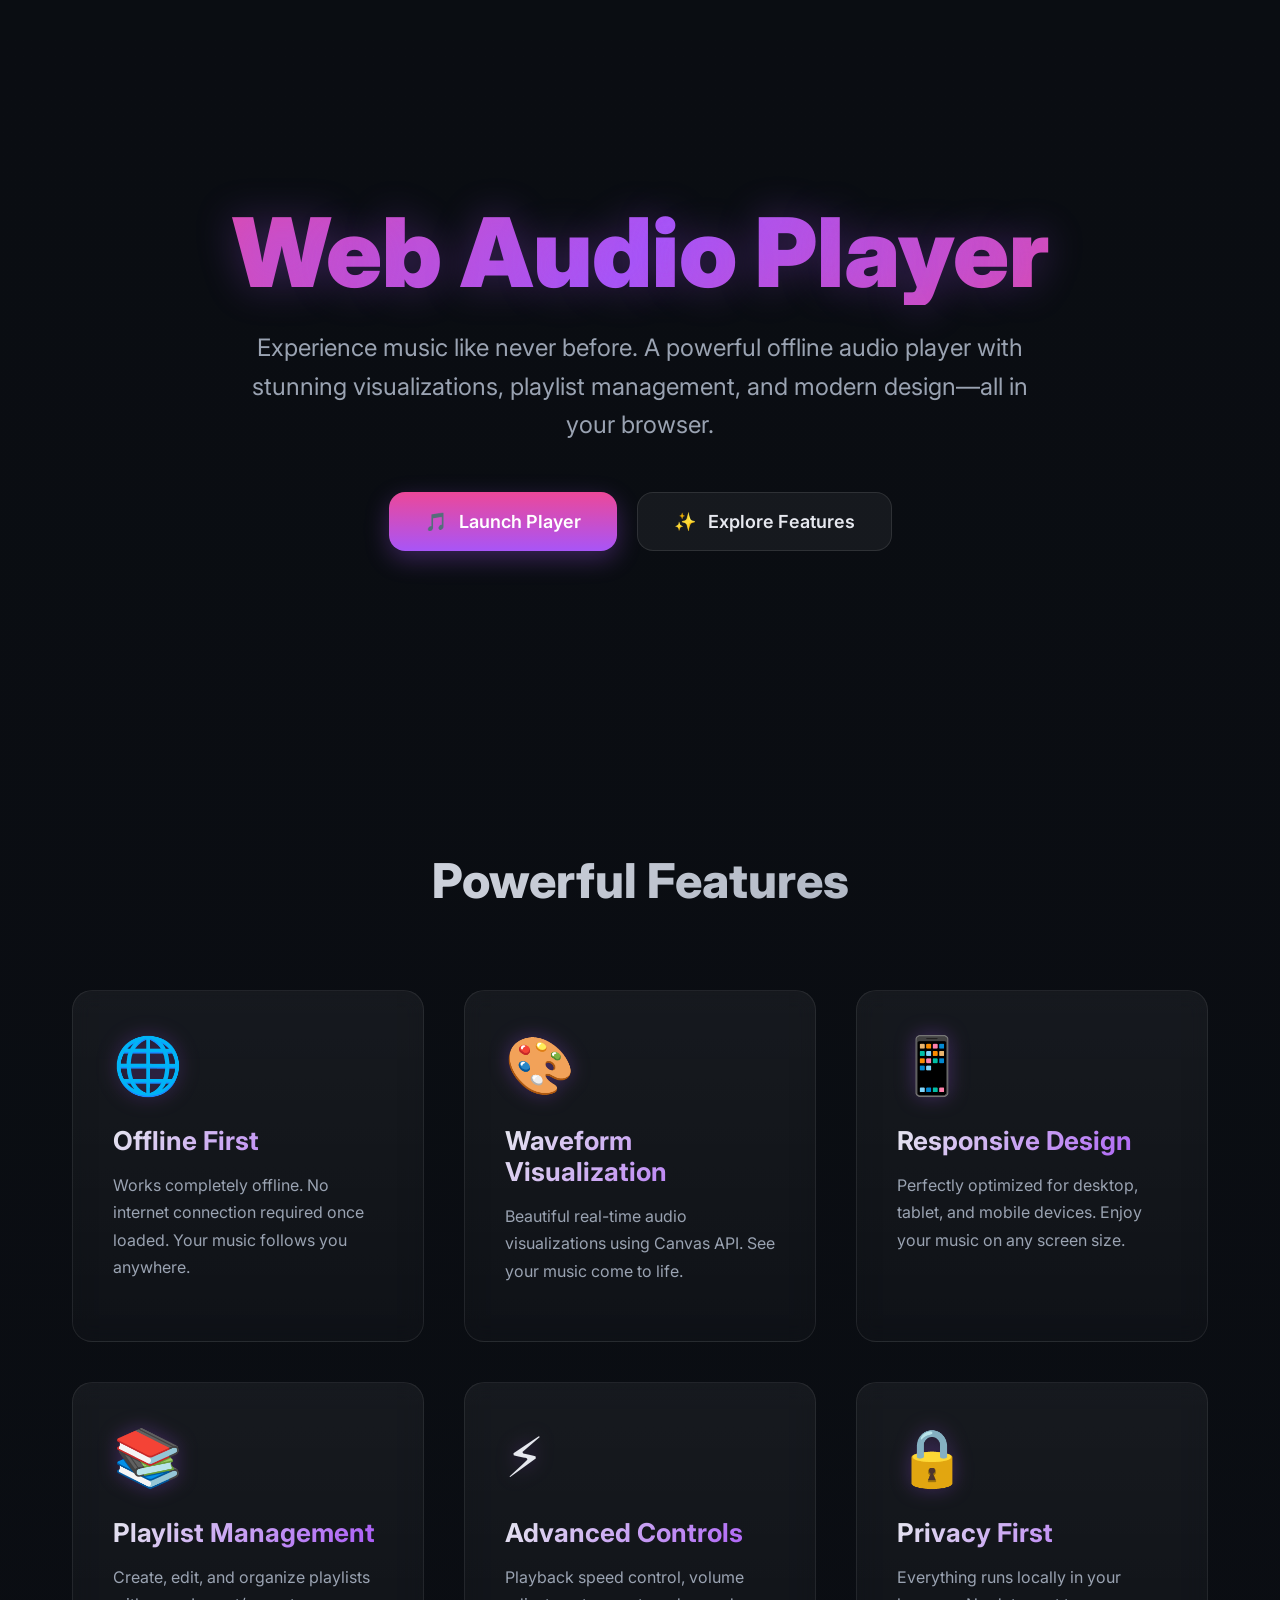
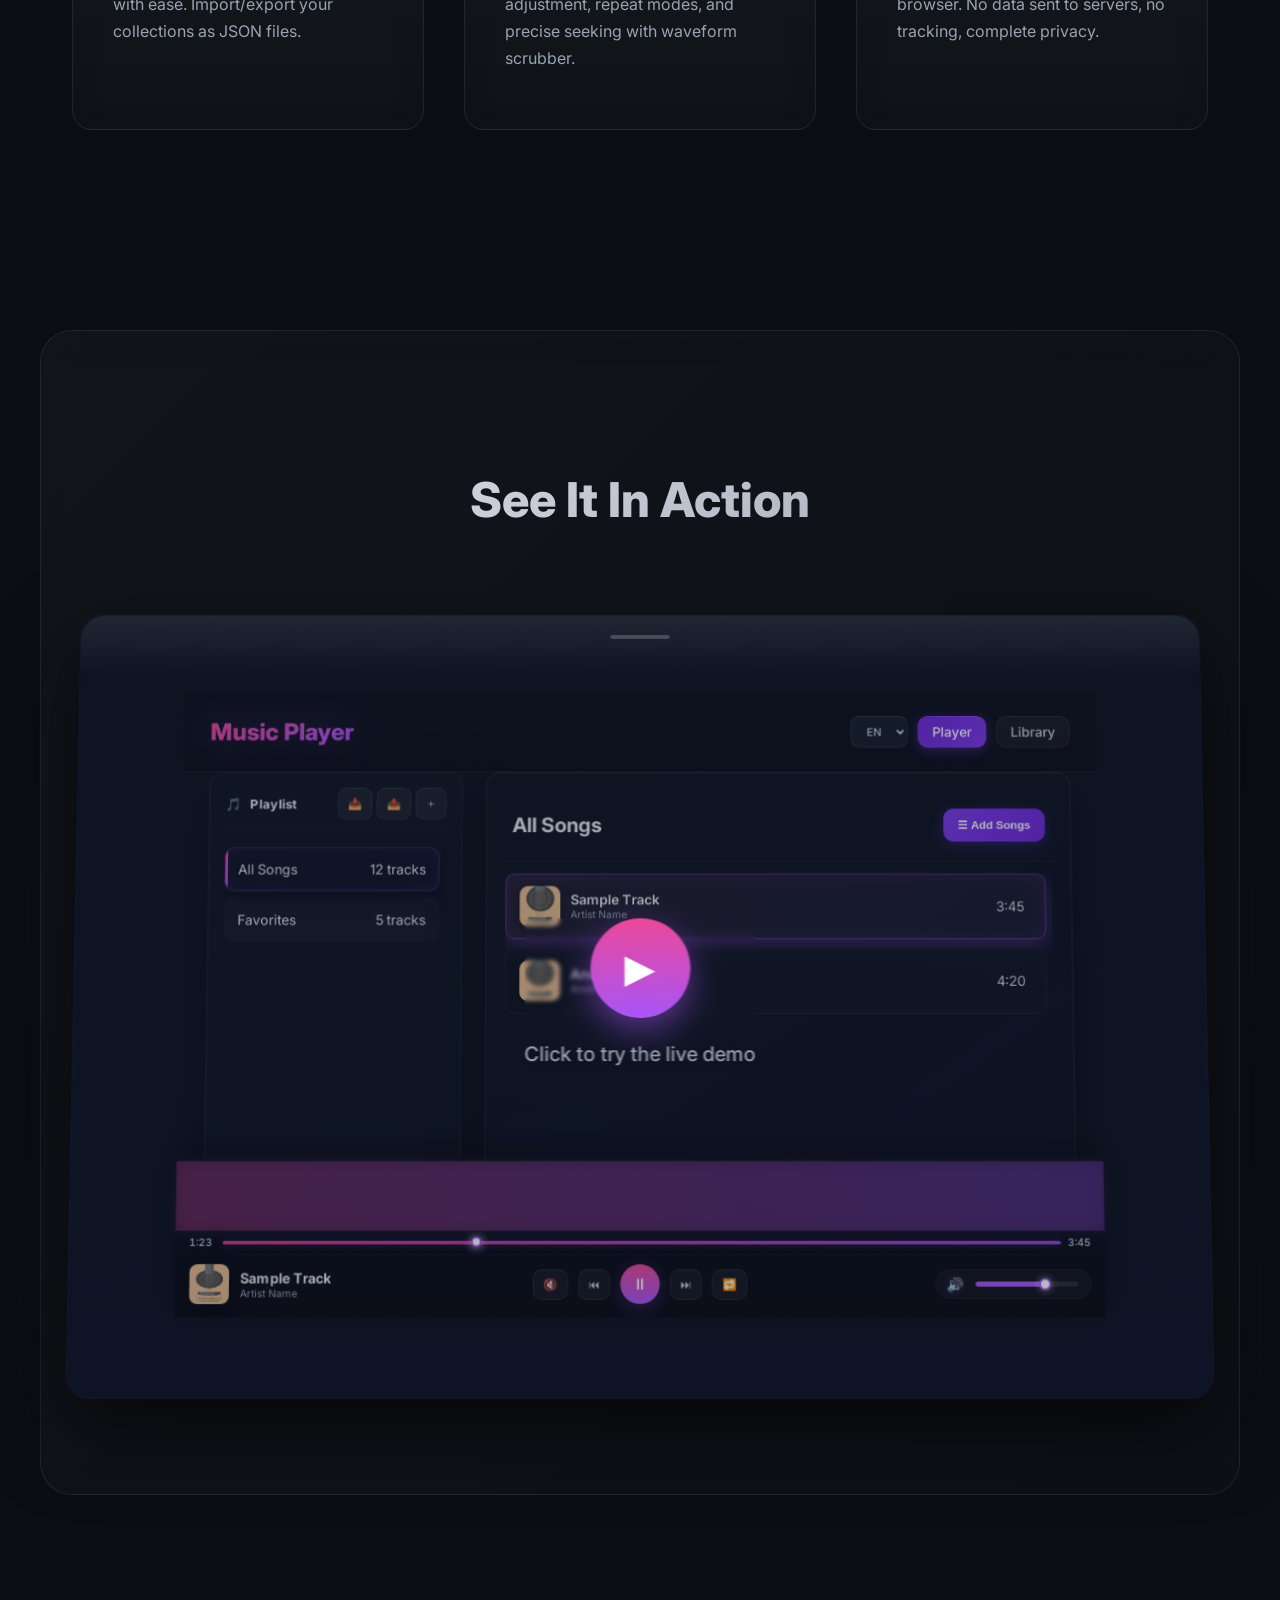
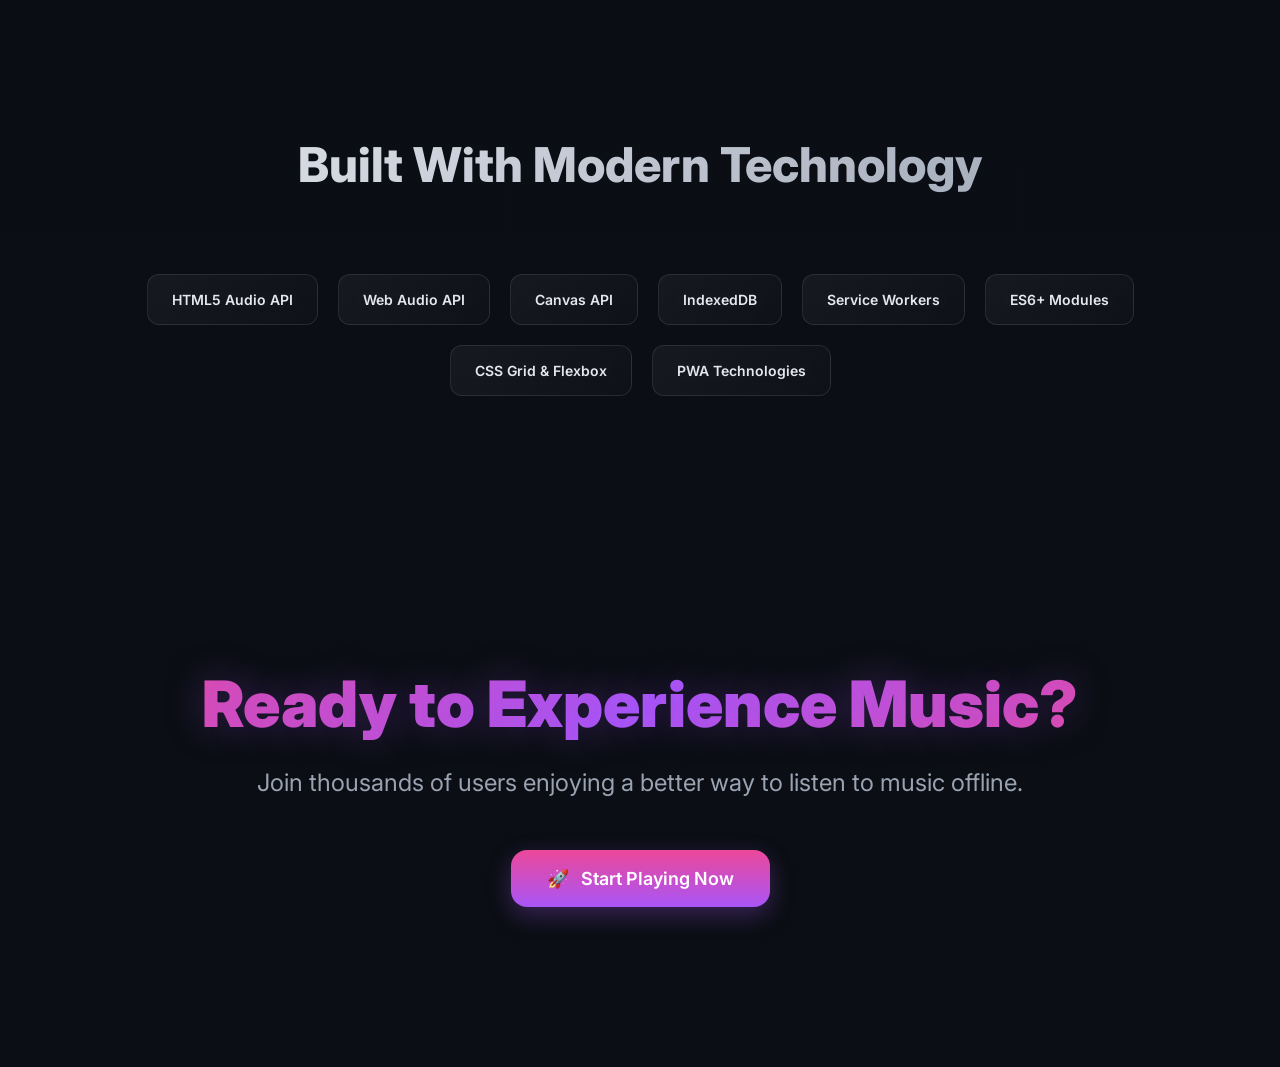
<file: index.html>
<!doctype html>
<html lang="en">

<head>
    <meta charset="utf-8" />
    <meta name="viewport" content="width=device-width, initial-scale=1" />
    <title>Web Audio Player - Offline Music Experience</title>
    <link rel="preconnect" href="https://fonts.googleapis.com">
    <link rel="preconnect" href="https://fonts.gstatic.com" crossorigin>
    <link href="https://fonts.googleapis.com/css2?family=Inter:wght@400;500;600;700;800;900&display=swap"
        rel="stylesheet">
    <link rel="stylesheet" href="styles.css" />
    <style>
        /* Landing Page Specific Styles */
        .landing-container {
            min-height: 100vh;
            background: radial-gradient(1200px 600px at 20% -10%, rgba(236, 72, 153, .15), transparent 40%),
                radial-gradient(900px 600px at 90% -20%, rgba(168, 85, 247, .18), transparent 40%),
                linear-gradient(180deg, #0a0d12 0%, #0b0e14 100%);
            color: var(--text);
            font-family: Inter, system-ui, Segoe UI, Roboto, Arial, sans-serif;
            position: relative;
            overflow-x: hidden;
        }

        /* Animated Background Particles */
        .particles {
            position: fixed;
            top: 0;
            left: 0;
            width: 100%;
            height: 100%;
            pointer-events: none;
            z-index: 1;
        }

        .particle {
            position: absolute;
            width: 4px;
            height: 4px;
            background: linear-gradient(45deg, var(--brand-2), var(--brand));
            border-radius: 50%;
            opacity: 0;
            animation: float 15s infinite;
        }

        @keyframes float {
            0% {
                opacity: 0;
                transform: translateY(100vh) scale(0);
            }

            10% {
                opacity: 0.5;
            }

            90% {
                opacity: 0.5;
            }

            100% {
                opacity: 0;
                transform: translateY(-100vh) scale(1.5);
            }
        }

        /* Gradient Orbs */
        .gradient-orb {
            position: fixed;
            border-radius: 50%;
            filter: blur(80px);
            opacity: 0.4;
            pointer-events: none;
            z-index: 0;
        }

        .orb1 {
            width: 600px;
            height: 600px;
            background: radial-gradient(circle, var(--brand-2), transparent);
            top: -200px;
            left: -200px;
            animation: pulse 8s ease-in-out infinite;
        }

        .orb2 {
            width: 500px;
            height: 500px;
            background: radial-gradient(circle, var(--brand), transparent);
            bottom: -150px;
            right: -150px;
            animation: pulse 8s ease-in-out infinite 2s;
        }

        .orb3 {
            width: 400px;
            height: 400px;
            background: radial-gradient(circle, rgba(236, 72, 153, 0.3), transparent);
            top: 50%;
            left: 50%;
            transform: translate(-50%, -50%);
            animation: pulse 8s ease-in-out infinite 4s;
        }

        @keyframes pulse {

            0%,
            100% {
                transform: scale(1) translate(-50%, -50%);
                opacity: 0.4;
            }

            50% {
                transform: scale(1.2) translate(-50%, -50%);
                opacity: 0.6;
            }
        }

        .hero-section {
            padding: 120px 32px 80px;
            text-align: center;
            max-width: 1200px;
            margin: 0 auto;
            position: relative;
            z-index: 10;
        }

        .hero-title {
            font-size: clamp(48px, 8vw, 96px);
            font-weight: 900;
            line-height: 1.1;
            margin-bottom: 24px;
            background: linear-gradient(135deg, var(--brand-2), var(--brand), #ec4899);
            background-clip: text;
            -webkit-background-clip: text;
            color: transparent;
            animation: glow 3s ease-in-out infinite alternate, slideIn 1s ease-out;
            text-shadow: 0 0 40px rgba(168, 85, 247, 0.3);
        }

        @keyframes slideIn {
            from {
                opacity: 0;
                transform: translateY(-50px);
            }

            to {
                opacity: 1;
                transform: translateY(0);
            }
        }

        @keyframes glow {
            from {
                filter: drop-shadow(0 0 20px rgba(168, 85, 247, 0.3));
            }

            to {
                filter: drop-shadow(0 0 30px rgba(236, 72, 153, 0.5));
            }
        }

        .hero-subtitle {
            font-size: clamp(18px, 2.5vw, 24px);
            color: var(--muted);
            margin-bottom: 48px;
            font-weight: 400;
            line-height: 1.6;
            animation: fadeInUp 1s ease-out 0.3s both;
            max-width: 800px;
            margin-left: auto;
            margin-right: auto;
        }

        @keyframes fadeInUp {
            from {
                opacity: 0;
                transform: translateY(30px);
            }

            to {
                opacity: 1;
                transform: translateY(0);
            }
        }

        .cta-container {
            display: flex;
            gap: 20px;
            justify-content: center;
            flex-wrap: wrap;
            margin-bottom: 80px;
            animation: fadeInUp 1s ease-out 0.6s both;
        }

        .cta-primary {
            background: linear-gradient(180deg, var(--brand-2), var(--brand));
            color: white;
            border: none;
            padding: 18px 36px;
            border-radius: 16px;
            font-size: 18px;
            font-weight: 600;
            cursor: pointer;
            transition: all 0.3s cubic-bezier(0.4, 0, 0.2, 1);
            text-decoration: none;
            display: inline-flex;
            align-items: center;
            gap: 12px;
            position: relative;
            overflow: hidden;
            box-shadow: 0 8px 25px rgba(168, 85, 247, 0.3);
        }

        .cta-primary::before {
            content: '';
            position: absolute;
            top: 0;
            left: -100%;
            width: 100%;
            height: 100%;
            background: linear-gradient(90deg, transparent, rgba(255, 255, 255, 0.2), transparent);
            transition: left 0.5s;
        }

        .cta-primary:hover::before {
            left: 100%;
        }

        .cta-primary:hover {
            transform: translateY(-4px) scale(1.02);
            box-shadow: 0 16px 40px rgba(168, 85, 247, 0.5);
        }

        .cta-primary:active {
            transform: translateY(-2px) scale(1.01);
        }

        .cta-secondary {
            background: rgba(255, 255, 255, 0.05);
            color: var(--text);
            border: 1px solid rgba(255, 255, 255, 0.1);
            padding: 18px 36px;
            border-radius: 16px;
            font-size: 18px;
            font-weight: 600;
            cursor: pointer;
            transition: all 0.3s cubic-bezier(0.4, 0, 0.2, 1);
            text-decoration: none;
            display: inline-flex;
            align-items: center;
            gap: 12px;
            backdrop-filter: blur(10px);
            position: relative;
            overflow: hidden;
        }

        .cta-secondary::before {
            content: '';
            position: absolute;
            top: 0;
            left: 0;
            width: 0;
            height: 100%;
            background: linear-gradient(90deg, rgba(168, 85, 247, 0.1), rgba(236, 72, 153, 0.1));
            transition: width 0.3s ease;
        }

        .cta-secondary:hover::before {
            width: 100%;
        }

        .cta-secondary:hover {
            background: rgba(255, 255, 255, 0.1);
            border-color: var(--brand);
            transform: translateY(-4px) scale(1.02);
            box-shadow: 0 12px 30px rgba(168, 85, 247, 0.2);
        }

        .cta-secondary:active {
            transform: translateY(-2px) scale(1.01);
        }

        .features-section {
            padding: 100px 32px;
            max-width: 1200px;
            margin: 0 auto;
            position: relative;
            z-index: 10;
        }

        .section-title {
            font-size: clamp(32px, 4vw, 48px);
            font-weight: 800;
            text-align: center;
            margin-bottom: 80px;
            color: var(--text);
            background: linear-gradient(135deg, var(--text), var(--muted));
            background-clip: text;
            -webkit-background-clip: text;
            color: transparent;
            animation: fadeInUp 1s ease-out;
        }

        .features-grid {
            display: grid;
            grid-template-columns: repeat(auto-fit, minmax(320px, 1fr));
            gap: 40px;
            margin-bottom: 100px;
        }

        .feature-card {
            background: linear-gradient(180deg, rgba(255, 255, 255, 0.05), rgba(255, 255, 255, 0.02));
            border: 1px solid rgba(255, 255, 255, 0.08);
            border-radius: 20px;
            padding: 40px;
            transition: all 0.4s cubic-bezier(0.4, 0, 0.2, 1);
            position: relative;
            overflow: hidden;
            backdrop-filter: blur(10px);
        }

        .feature-card::before {
            content: '';
            position: absolute;
            top: 0;
            left: 0;
            right: 0;
            height: 2px;
            background: linear-gradient(90deg, var(--brand-2), var(--brand));
            transform: scaleX(0);
            transition: transform 0.3s ease;
        }

        .feature-card:hover::before {
            transform: scaleX(1);
        }

        .feature-card:hover {
            transform: translateY(-8px) scale(1.02);
            box-shadow: 0 30px 60px rgba(0, 0, 0, 0.4);
            border-color: rgba(168, 85, 247, 0.4);
            background: linear-gradient(180deg, rgba(255, 255, 255, 0.08), rgba(255, 255, 255, 0.03));
        }

        .feature-icon {
            font-size: 56px;
            margin-bottom: 24px;
            display: block;
            animation: bounce 2s ease-in-out infinite;
            filter: drop-shadow(0 0 10px rgba(168, 85, 247, 0.3));
        }

        @keyframes bounce {

            0%,
            100% {
                transform: translateY(0);
            }

            50% {
                transform: translateY(-10px);
            }
        }

        .feature-title {
            font-size: 26px;
            font-weight: 700;
            margin-bottom: 16px;
            color: var(--text);
            background: linear-gradient(135deg, var(--text), var(--brand));
            background-clip: text;
            -webkit-background-clip: text;
            color: transparent;
        }

        .feature-description {
            color: var(--muted);
            line-height: 1.7;
            font-size: 16px;
            transition: color 0.3s ease;
        }

        .feature-card:hover .feature-description {
            color: rgba(255, 255, 255, 0.8);
        }

        .demo-section {
            padding: 100px 32px;
            background: linear-gradient(135deg, rgba(255, 255, 255, 0.03), rgba(255, 255, 255, 0.01));
            border: 1px solid rgba(255, 255, 255, 0.08);
            border-radius: 32px;
            max-width: 1200px;
            margin: 0 auto 100px;
            position: relative;
            z-index: 10;
            backdrop-filter: blur(20px);
        }

        .demo-container {
            background: linear-gradient(180deg, #0f1423, #0e1425);
            border: 1px solid #0f172a;
            border-radius: 24px;
            padding: 24px;
            box-shadow: 0 30px 80px rgba(0, 0, 0, 0.6);
            position: relative;
            overflow: hidden;
            transform: perspective(1000px) rotateX(2deg);
            transition: transform 0.3s ease;
        }

        .demo-container:hover {
            transform: perspective(1000px) rotateX(0deg) scale(1.02);
        }

        .demo-container::before {
            content: '';
            position: absolute;
            top: 0;
            left: 0;
            right: 0;
            height: 60px;
            background: linear-gradient(180deg, rgba(255, 255, 255, 0.08), transparent);
            border-radius: 24px 24px 0 0;
        }

        .demo-container::after {
            content: '';
            position: absolute;
            top: 20px;
            left: 50%;
            transform: translateX(-50%);
            width: 60px;
            height: 4px;
            background: rgba(255, 255, 255, 0.2);
            border-radius: 2px;
        }

        .demo-player {
            opacity: 0.7;
            pointer-events: none;
            transform: scale(0.85);
            transform-origin: center;
            transition: opacity 0.3s ease;
        }

        .demo-container:hover .demo-player {
            opacity: 0.9;
        }

        .demo-overlay {
            position: absolute;
            top: 50%;
            left: 50%;
            transform: translate(-50%, -50%);
            text-align: center;
            z-index: 10;
            backdrop-filter: blur(2px);
        }

        .demo-play-button {
            width: 100px;
            height: 100px;
            border-radius: 50%;
            background: linear-gradient(180deg, var(--brand-2), var(--brand));
            border: none;
            color: white;
            font-size: 40px;
            cursor: pointer;
            display: flex;
            align-items: center;
            justify-content: center;
            margin: 0 auto 24px;
            transition: all 0.3s cubic-bezier(0.4, 0, 0.2, 1);
            box-shadow: 0 12px 35px rgba(168, 85, 247, 0.5);
            position: relative;
            overflow: hidden;
        }

        .demo-play-button::before {
            content: '';
            position: absolute;
            top: 50%;
            left: 50%;
            width: 0;
            height: 0;
            background: rgba(255, 255, 255, 0.3);
            border-radius: 50%;
            transform: translate(-50%, -50%);
            transition: width 0.6s ease, height 0.6s ease;
        }

        .demo-play-button:hover::before {
            width: 120px;
            height: 120px;
        }

        .demo-play-button:hover {
            transform: scale(1.15);
            box-shadow: 0 20px 50px rgba(168, 85, 247, 0.7);
        }

        .demo-play-button:active {
            transform: scale(1.05);
        }

        .demo-text {
            color: var(--muted);
            font-size: 20px;
            margin-bottom: 20px;
            font-weight: 500;
            text-shadow: 0 2px 10px rgba(0, 0, 0, 0.5);
        }

        .tech-stack {
            display: flex;
            justify-content: center;
            gap: 20px;
            flex-wrap: wrap;
            margin-top: 80px;
        }

        .tech-item {
            background: linear-gradient(135deg, rgba(255, 255, 255, 0.05), rgba(255, 255, 255, 0.02));
            border: 1px solid rgba(255, 255, 255, 0.1);
            border-radius: 12px;
            padding: 16px 24px;
            font-size: 14px;
            font-weight: 600;
            color: var(--text);
            transition: all 0.3s cubic-bezier(0.4, 0, 0.2, 1);
            backdrop-filter: blur(10px);
            position: relative;
            overflow: hidden;
        }

        .tech-item::before {
            content: '';
            position: absolute;
            top: 0;
            left: -100%;
            width: 100%;
            height: 100%;
            background: linear-gradient(90deg, transparent, rgba(168, 85, 247, 0.2), transparent);
            transition: left 0.5s ease;
        }

        .tech-item:hover::before {
            left: 100%;
        }

        .tech-item:hover {
            background: linear-gradient(135deg, rgba(168, 85, 247, 0.1), rgba(236, 72, 153, 0.1));
            border-color: var(--brand);
            transform: translateY(-4px) scale(1.05);
            box-shadow: 0 8px 25px rgba(168, 85, 247, 0.3);
        }

        @media (max-width: 768px) {
            .hero-section {
                padding: 80px 20px 60px;
            }

            .features-section,
            .demo-section {
                padding: 60px 20px;
            }

            .cta-container {
                flex-direction: column;
                align-items: center;
            }

            .cta-primary,
            .cta-secondary {
                width: 100%;
                max-width: 300px;
                justify-content: center;
            }

            .features-grid {
                grid-template-columns: 1fr;
                gap: 30px;
            }

            .demo-container {
                transform: none;
            }

            .demo-container:hover {
                transform: scale(1.02);
            }
        }

        .hidden {
            display: none !important;
        }

        /* Additional Animations */
        .fade-in {
            opacity: 0;
            transform: translateY(30px);
            animation: fadeInUp 0.8s ease-out forwards;
        }

        .stagger-1 {
            animation-delay: 0.1s;
        }

        .stagger-2 {
            animation-delay: 0.2s;
        }

        .stagger-3 {
            animation-delay: 0.3s;
        }

        .stagger-4 {
            animation-delay: 0.4s;
        }

        .stagger-5 {
            animation-delay: 0.5s;
        }

        .stagger-6 {
            animation-delay: 0.6s;
        }

        /* Glow effects */
        .glow-text {
            text-shadow: 0 0 20px rgba(168, 85, 247, 0.5);
        }

        /* Magnetic button effect */
        .magnetic-btn {
            transition: transform 0.2s cubic-bezier(0.4, 0, 0.2, 1);
        }

        /* Loading animation */
        .pulse-dot {
            display: inline-block;
            width: 8px;
            height: 8px;
            background: var(--brand);
            border-radius: 50%;
            animation: pulse 2s ease-in-out infinite;
        }

        .pulse-dot:nth-child(2) {
            animation-delay: 0.2s;
        }

        .pulse-dot:nth-child(3) {
            animation-delay: 0.4s;
        }
    </style>
</head>

<body>
    <!-- Animated Background Elements -->
    <div class="gradient-orb orb1"></div>
    <div class="gradient-orb orb2"></div>
    <div class="gradient-orb orb3"></div>

    <div class="particles" id="particles"></div>

    <div class="landing-container">
        <!-- Hero Section -->
        <section class="hero-section">
            <h1 class="hero-title">Web Audio Player</h1>
            <p class="hero-subtitle">
                Experience music like never before. A powerful offline audio player with stunning visualizations,
                playlist management, and modern design—all in your browser.
            </p>

            <div class="cta-container">
                <a href="player.html" class="cta-primary">
                    <span>🎵</span>
                    Launch Player
                </a>
                <a href="#features" class="cta-secondary">
                    <span>✨</span>
                    Explore Features
                </a>
            </div>
        </section>

        <!-- Features Section -->
        <section id="features" class="features-section">
            <h2 class="section-title">Powerful Features</h2>

            <div class="features-grid">
                <div class="feature-card fade-in stagger-1">
                    <span class="feature-icon">🌐</span>
                    <h3 class="feature-title">Offline First</h3>
                    <p class="feature-description">
                        Works completely offline. No internet connection required once loaded.
                        Your music follows you anywhere.
                    </p>
                </div>

                <div class="feature-card fade-in stagger-2">
                    <span class="feature-icon">🎨</span>
                    <h3 class="feature-title">Waveform Visualization</h3>
                    <p class="feature-description">
                        Beautiful real-time audio visualizations using Canvas API.
                        See your music come to life.
                    </p>
                </div>

                <div class="feature-card fade-in stagger-3">
                    <span class="feature-icon">📱</span>
                    <h3 class="feature-title">Responsive Design</h3>
                    <p class="feature-description">
                        Perfectly optimized for desktop, tablet, and mobile devices.
                        Enjoy your music on any screen size.
                    </p>
                </div>

                <div class="feature-card fade-in stagger-4">
                    <span class="feature-icon">📚</span>
                    <h3 class="feature-title">Playlist Management</h3>
                    <p class="feature-description">
                        Create, edit, and organize playlists with ease.
                        Import/export your collections as JSON files.
                    </p>
                </div>

                <div class="feature-card fade-in stagger-5">
                    <span class="feature-icon">⚡</span>
                    <h3 class="feature-title">Advanced Controls</h3>
                    <p class="feature-description">
                        Playback speed control, volume adjustment, repeat modes,
                        and precise seeking with waveform scrubber.
                    </p>
                </div>

                <div class="feature-card fade-in stagger-6">
                    <span class="feature-icon">🔒</span>
                    <h3 class="feature-title">Privacy First</h3>
                    <p class="feature-description">
                        Everything runs locally in your browser.
                        No data sent to servers, no tracking, complete privacy.
                    </p>
                </div>
            </div>
        </section>

        <!-- Demo Section -->
        <section class="demo-section">
            <h2 class="section-title">See It In Action</h2>

            <div class="demo-container">
                <div class="demo-overlay">
                    <button class="demo-play-button" onclick="window.location.href='player.html'">▶</button>
                    <p class="demo-text">Click to try the live demo</p>
                </div>

                <!-- Embedded preview of the actual player -->
                <div class="demo-player">
                    <header class="topbar">
                        <h1>Music Player</h1>
                        <div class="top-actions">
                            <select class="lang-select" aria-label="Select Language">
                                <option value="en">EN</option>
                                <option value="es">ES</option>
                            </select>
                            <a href="#player" class="chip active">Player</a>
                            <a href="#library" class="chip">Library</a>
                        </div>
                    </header>

                    <main class="content">
                        <aside class="sidebar">
                            <div class="sidebar-head">
                                <div class="sidebar-title">
                                    <span class="icon">🎵</span>
                                    <span>Playlist</span>
                                </div>
                                <div style="display: flex; gap: 5px;">
                                    <button class="icon-btn" title="Import Playlist">📥</button>
                                    <button class="icon-btn" title="Export Playlist">📤</button>
                                    <button class="icon-btn" title="New playlist">＋</button>
                                </div>
                            </div>
                            <nav class="playlist-list">
                                <div class="playlist-item active">
                                    <span>All Songs</span>
                                    <span>12 tracks</span>
                                </div>
                                <div class="playlist-item">
                                    <span>Favorites</span>
                                    <span>5 tracks</span>
                                </div>
                            </nav>
                        </aside>

                        <section class="panel">
                            <div class="panel-head">
                                <h2>All Songs</h2>
                                <button class="btn">
                                    <span class="icon">☰</span>
                                    Add Songs
                                </button>
                            </div>
                            <ul class="track-list">
                                <li class="track active">
                                    <div class="meta">
                                        <img src="assets/default-cover.png" alt="cover" />
                                        <div>
                                            <div class="title">Sample Track</div>
                                            <div class="artist">Artist Name</div>
                                        </div>
                                    </div>
                                    <span class="len">3:45</span>
                                </li>
                                <li class="track">
                                    <div class="meta">
                                        <img src="assets/default-cover.png" alt="cover" />
                                        <div>
                                            <div class="title">Another Song</div>
                                            <div class="artist">Another Artist</div>
                                        </div>
                                    </div>
                                    <span class="len">4:20</span>
                                </li>
                            </ul>
                        </section>
                    </main>

                    <footer class="player">
                        <canvas id="visualizer" height="60"
                            style="background: linear-gradient(90deg, rgba(236, 72, 153, 0.3), rgba(168, 85, 247, 0.3));"></canvas>
                        <div class="timeline">
                            <div class="time">1:23</div>
                            <input type="range" min="0" max="1000" value="300" />
                            <div class="time">3:45</div>
                        </div>
                        <div class="nowbar">
                            <div class="now-left">
                                <img class="cover" src="assets/default-cover.png" alt="cover" />
                                <div>
                                    <div class="title">Sample Track</div>
                                    <div class="artist">Artist Name</div>
                                </div>
                            </div>
                            <div class="controls">
                                <button class="icon-btn">🔇</button>
                                <button class="icon-btn">⏮</button>
                                <button class="play">⏸</button>
                                <button class="icon-btn">⏭</button>
                                <button class="icon-btn">🔁</button>
                            </div>
                            <div class="volume">
                                <span>🔊</span>
                                <input type="range" min="0" max="1" step="0.01" value="0.7" />
                            </div>
                        </div>
                    </footer>
                </div>
            </div>
        </section>

        <!-- Tech Stack -->
        <section class="features-section">
            <h2 class="section-title">Built With Modern Technology</h2>

            <div class="tech-stack">
                <div class="tech-item fade-in stagger-1">HTML5 Audio API</div>
                <div class="tech-item fade-in stagger-2">Web Audio API</div>
                <div class="tech-item fade-in stagger-3">Canvas API</div>
                <div class="tech-item fade-in stagger-4">IndexedDB</div>
                <div class="tech-item fade-in stagger-5">Service Workers</div>
                <div class="tech-item fade-in stagger-6">ES6+ Modules</div>
                <div class="tech-item fade-in stagger-1">CSS Grid & Flexbox</div>
                <div class="tech-item fade-in stagger-2">PWA Technologies</div>
            </div>
        </section>

        <!-- Final CTA -->
        <section class="hero-section">
            <h2 class="hero-title" style="font-size: clamp(36px, 5vw, 64px);">Ready to Experience Music?</h2>
            <p class="hero-subtitle">
                Join thousands of users enjoying a better way to listen to music offline.
            </p>

            <div class="cta-container">
                <a href="index.html" class="cta-primary">
                    <span>🚀</span>
                    Start Playing Now
                </a>
            </div>
        </section>
    </div>

    <script>
        // Generate particles
        function createParticles() {
            const particlesContainer = document.getElementById('particles');
            const particleCount = 50;

            for (let i = 0; i < particleCount; i++) {
                const particle = document.createElement('div');
                particle.className = 'particle';
                particle.style.left = Math.random() * 100 + '%';
                particle.style.animationDelay = Math.random() * 15 + 's';
                particle.style.animationDuration = (15 + Math.random() * 10) + 's';
                particlesContainer.appendChild(particle);
            }
        }

        // Initialize particles on load
        createParticles();

        // Smooth scrolling for anchor links
        document.querySelectorAll('a[href^="#"]').forEach(anchor => {
            anchor.addEventListener('click', function (e) {
                e.preventDefault();
                const target = document.querySelector(this.getAttribute('href'));
                if (target) {
                    target.scrollIntoView({
                        behavior: 'smooth',
                        block: 'start'
                    });
                }
            });
        });

        // Add parallax effect on scroll
        window.addEventListener('scroll', () => {
            const scrolled = window.pageYOffset;
            const hero = document.querySelector('.hero-section');
            const orbs = document.querySelectorAll('.gradient-orb');

            if (hero) {
                hero.style.transform = `translateY(${scrolled * 0.3}px)`;
                hero.style.opacity = 1 - scrolled / 800;
            }

            // Parallax for orbs
            orbs.forEach((orb, index) => {
                const speed = 0.5 + (index * 0.1);
                orb.style.transform = `translateY(${scrolled * speed}px)`;
            });
        });

        // Animate feature cards on scroll
        const observerOptions = {
            threshold: 0.1,
            rootMargin: '0px 0px -50px 0px'
        };

        const observer = new IntersectionObserver((entries) => {
            entries.forEach(entry => {
                if (entry.isIntersecting) {
                    entry.target.style.opacity = '1';
                    entry.target.style.transform = 'translateY(0)';
                }
            });
        }, observerOptions);

        // Observe all feature cards and tech items
        document.querySelectorAll('.feature-card, .tech-item').forEach(card => {
            card.style.opacity = '0';
            card.style.transform = 'translateY(30px)';
            card.style.transition = 'opacity 0.6s ease, transform 0.6s ease';
            observer.observe(card);
        });

        // Magnetic button effect
        document.querySelectorAll('.cta-primary, .cta-secondary').forEach(btn => {
            btn.addEventListener('mousemove', (e) => {
                const rect = btn.getBoundingClientRect();
                const x = e.clientX - rect.left - rect.width / 2;
                const y = e.clientY - rect.top - rect.height / 2;

                btn.style.transform = `translateY(-4px) translateX(${x * 0.1}px) translateY(${y * 0.1}px) scale(1.02)`;
            });

            btn.addEventListener('mouseleave', () => {
                btn.style.transform = 'translateY(-4px) scale(1.02)';
            });
        });
    </script>
</body>

</html>
</file>
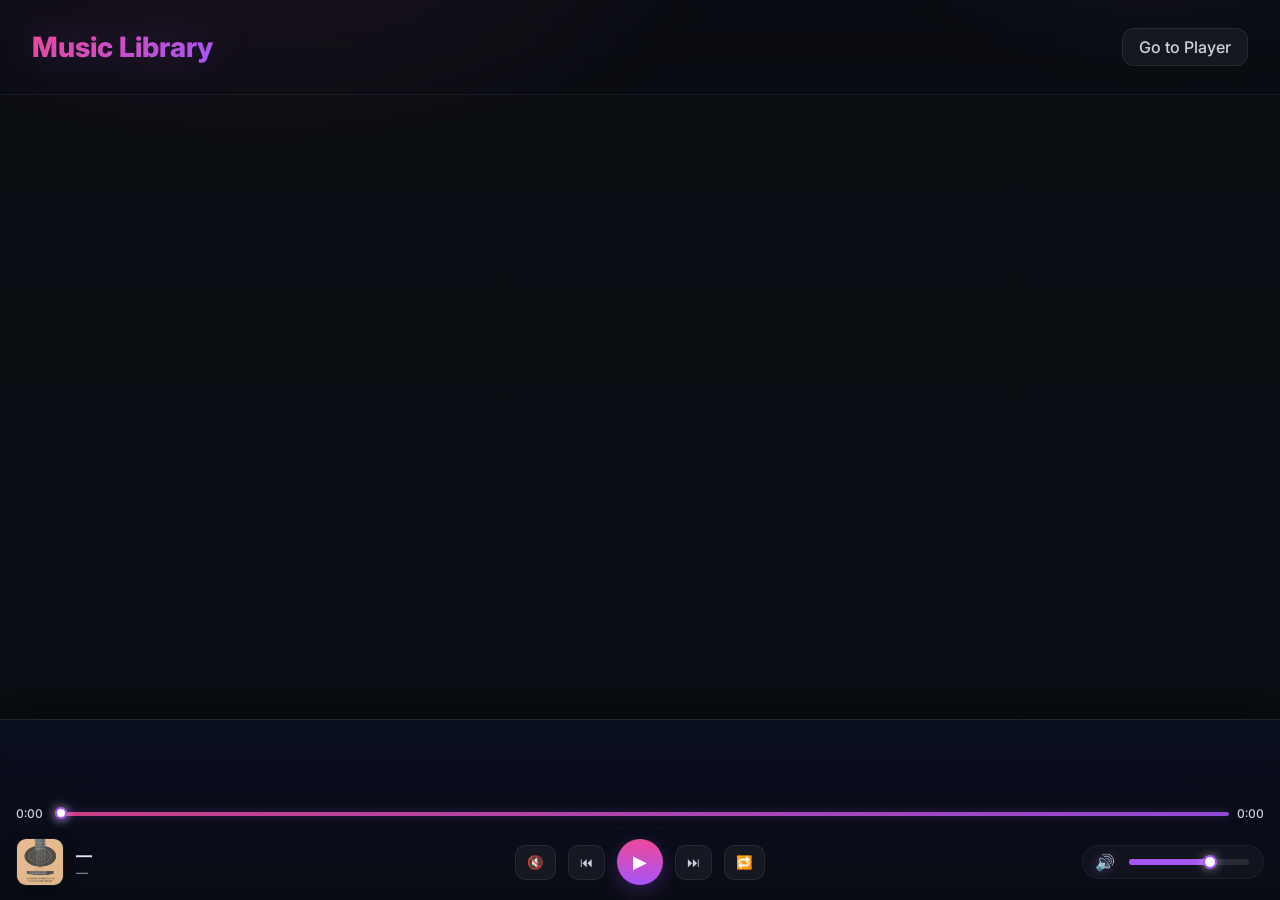
<file: library.html>
<!doctype html>
<html lang="en">

<head>
    <meta charset="utf-8" />
    <meta name="viewport" content="width=device-width, initial-scale=1" />
    <title>Music Library</title>
    <link rel="preconnect" href="https://fonts.googleapis.com">
    <link rel="preconnect" href="https://fonts.gstatic.com" crossorigin>
    <link href="https://fonts.googleapis.com/css2?family=Inter:wght@400;500;600;700;800&display=swap" rel="stylesheet">
    <link rel="stylesheet" href="styles.css" />
</head>

<body>
    <div class="app">
        <header class="topbar">
            <h1>Music Library</h1>
            <div class="top-actions">
                <a href="index.html" class="chip">Go to Player</a>
            </div>
        </header>

        <section id="libraryView" class="library" aria-label="Library">
            <div class="searchbar-wrap">
                <input id="librarySearch" class="searchbar" type="search" placeholder="Search tracks, artists..."
                    aria-label="Search Library" />
                <select id="librarySort" class="searchbar" style="width: auto; margin-left: 10px; cursor: pointer;"
                    aria-label="Sort Library">
                    <option value="dateAdded-desc">Recently Added</option>
                    <option value="title-asc">A-Z</option>
                    <option value="title-desc">Z-A</option>
                    <option value="artist-asc">Artist</option>
                </select>
                <button id="clearLibraryBtn" class="btn btn-danger" style="margin-left: 10px;">Clear Library</button>
            </div>
            <div id="libraryGrid" class="library-grid" aria-live="polite" role="list"></div>
        </section>

        <footer class="player" aria-label="Audio Player">
            <canvas id="visualizer" height="60" aria-hidden="true"></canvas>
            <div class="timeline" aria-label="Timeline">
                <div class="time" id="currentTime">0:00</div>
                <input id="seek" type="range" min="0" max="1000" value="0" aria-label="Seek Slider" />
                <div class="time" id="duration">0:00</div>
            </div>
            <div class="nowbar" role="region" aria-label="Playback Controls">
                <div class="now-left">
                    <img id="cover" class="cover" src="assets/default-cover.png" alt="cover" />
                    <div>
                        <div id="nowTitle" class="title">—</div>
                        <div id="nowArtist" class="artist">—</div>
                    </div>
                </div>

                <div class="controls">
                    <button id="muteBtn" class="icon-btn" title="Mute">🔇</button>
                    <button id="prevBtn" class="icon-btn" title="Previous">⏮</button>
                    <button id="playPauseBtn" class="play">▶</button>
                    <button id="nextBtn" class="icon-btn" title="Next">⏭</button>
                    <button id="repeatBtn" class="icon-btn" title="Repeat">🔁</button>
                </div>

                <div class="volume">
                    <span>🔊</span>
                    <input id="volume" type="range" min="0" max="1" step="0.01" value="0.7"
                        aria-label="Volume Slider" />
                </div>
            </div>
            <audio id="audio"></audio>
        </footer>
    </div>
    <div id="ctxMenu" class="ctx-menu" role="menu" aria-hidden="true"></div>
    <div id="snackbar" class="snackbar" role="status" aria-live="polite">
        <span id="snackbarMsg"></span>
        <button id="snackbarUndo" class="action">Undo</button>
    </div>
    <script src="js/app.js" type="module"></script>
</body>

</html>
</file>
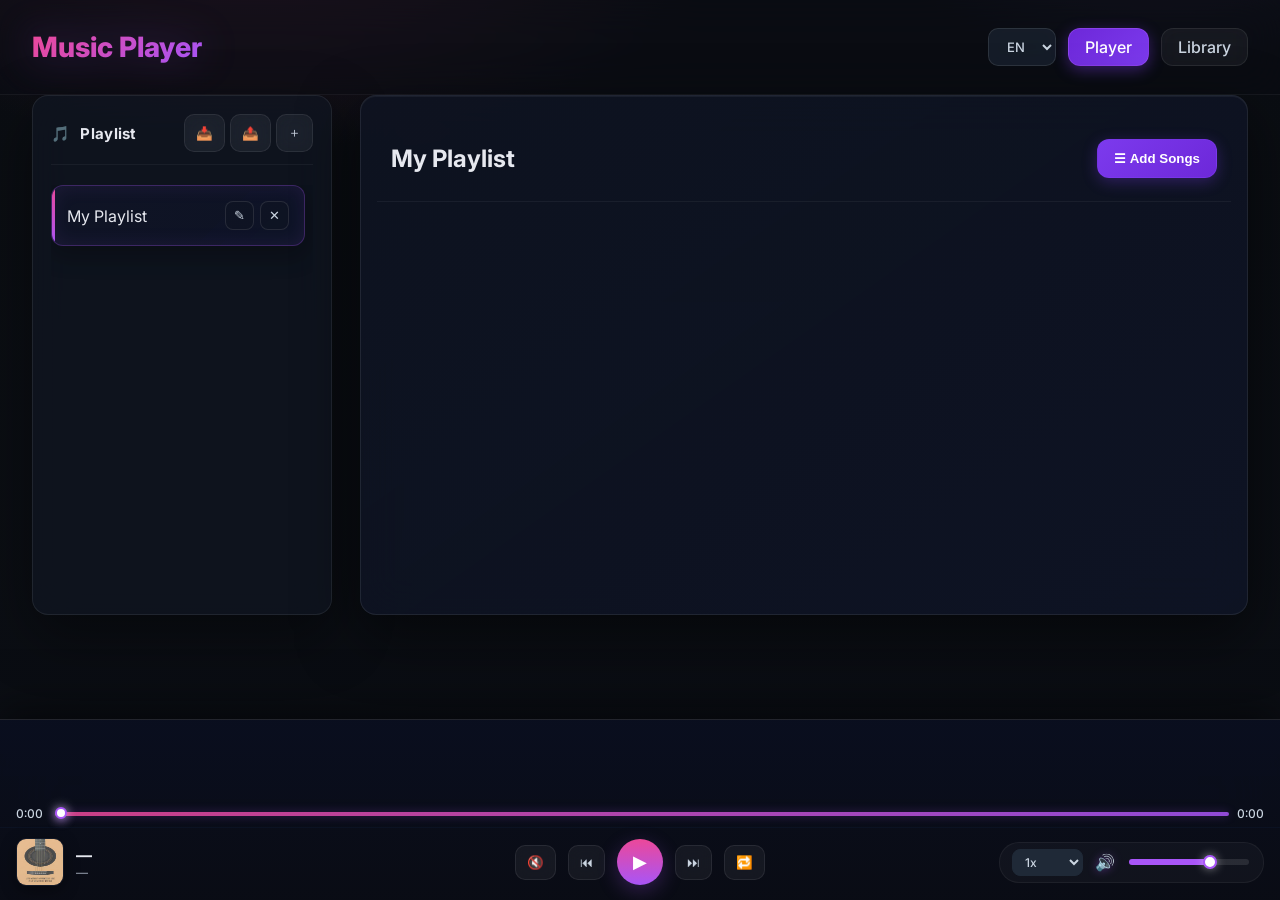
<file: player.html>
<!doctype html>
<html lang="en">

<head>
    <meta charset="utf-8" />
    <meta name="viewport" content="width=device-width, initial-scale=1" />
    <title>Music Player</title>
    <link rel="preconnect" href="https://fonts.googleapis.com">
    <link rel="preconnect" href="https://fonts.gstatic.com" crossorigin>
    <link href="https://fonts.googleapis.com/css2?family=Inter:wght@400;500;600;700;800&display=swap" rel="stylesheet">
    <link rel="stylesheet" href="styles.css" />
</head>

<body>
    <div class="app">
        <header class="topbar">
            <h1>Music Player</h1>
            <div class="top-actions">
                <select id="languageSelect" class="lang-select" aria-label="Select Language">
                    <option value="en">EN</option>
                    <option value="es">ES</option>
                </select>
                <a href="#player" class="chip active" id="navPlayer">Player</a>
                <a href="#library" class="chip" id="navLibrary">Library</a>
            </div>
        </header>

        <main class="content" id="playerView">
            <aside class="sidebar">
                <div class="sidebar-head">
                    <div class="sidebar-title">
                        <span class="icon">🎵</span>
                        <span>Playlist</span>
                    </div>
                    <div style="display: flex; gap: 5px;">
                        <button id="importPlaylistBtn" class="icon-btn" title="Import Playlist">📥</button>
                        <button id="exportPlaylistBtn" class="icon-btn" title="Export Playlist">📤</button>
                        <button id="createPlaylist" class="icon-btn" title="New playlist">＋</button>
                    </div>
                </div>
                <nav id="playlistList" class="playlist-list" aria-label="Playlists">
                    <!-- dynamic items -->
                </nav>
            </aside>

            <section class="panel">
                <div class="panel-head">
                    <h2 id="currentPlaylistName">All Songs</h2>
                    <div>
                        <button id="addSongs" class="btn">
                            <span class="icon">☰</span>
                            Add Songs
                        </button>
                        <input id="filePicker" type="file" accept="audio/*" multiple hidden />
                        <input id="playlistImportPicker" type="file" accept=".json" hidden />
                    </div>
                </div>
                <ul id="trackList" class="track-list" aria-label="Current Playlist">
                    <!-- dynamic tracks -->
                </ul>
            </section>
        </main>

        <section id="libraryView" class="library hidden" aria-label="Library">
            <div class="searchbar-wrap">
                <input id="librarySearch" class="searchbar" type="search" placeholder="Search tracks, artists..."
                    aria-label="Search Library" />
                <select id="librarySort" class="searchbar" style="width: auto; margin-left: 10px; cursor: pointer;"
                    aria-label="Sort Library">
                    <option value="dateAdded-desc">Recently Added</option>
                    <option value="title-asc">A-Z</option>
                    <option value="title-desc">Z-A</option>
                    <option value="artist-asc">Artist</option>
                </select>
                <button id="clearLibraryBtn" class="btn btn-danger" style="margin-left: 10px;">Clear Library</button>
            </div>
            <div id="libraryGrid" class="library-grid" aria-live="polite" role="list"></div>
            <div id="paginationControls" class="pagination-controls"
                style="display: flex; justify-content: center; align-items: center; gap: 15px; padding: 20px;">
                <button id="libPrevBtn" class="btn" disabled>Previous</button>
                <span id="libPageInfo" style="color: #cbd5e1;">Page 1 of 1</span>
                <button id="libNextBtn" class="btn">Next</button>
            </div>
        </section>

        <footer class="player" aria-label="Audio Player">
            <canvas id="visualizer" height="60" aria-hidden="true"></canvas>
            <div class="timeline" aria-label="Timeline">
                <div class="time" id="currentTime">0:00</div>
                <input id="seek" type="range" min="0" max="1000" value="0" aria-label="Seek Slider" />
                <div class="time" id="duration">0:00</div>
            </div>
            <div class="nowbar" role="region" aria-label="Playback Controls">
                <div class="now-left">
                    <img id="cover" class="cover" src="assets/default-cover.png" alt="cover" />
                    <div>
                        <div id="nowTitle" class="title">—</div>
                        <div id="nowArtist" class="artist">—</div>
                    </div>
                </div>

                <div class="controls">
                    <button id="muteBtn" class="icon-btn" title="Mute">🔇</button>
                    <button id="prevBtn" class="icon-btn" title="Previous">⏮</button>
                    <button id="playPauseBtn" class="play">▶</button>
                    <button id="nextBtn" class="icon-btn" title="Next">⏭</button>
                    <button id="repeatBtn" class="icon-btn" title="Repeat">🔁</button>
                </div>

                <div class="volume">
                    <select id="speedSelect" class="speed-select" aria-label="Playback Speed">
                        <option value="0.5">0.5x</option>
                        <option value="0.75">0.75x</option>
                        <option value="1" selected>1x</option>
                        <option value="1.25">1.25x</option>
                        <option value="1.5">1.5x</option>
                        <option value="2">2x</option>
                    </select>
                    <span>🔊</span>
                    <input id="volume" type="range" min="0" max="1" step="0.01" value="0.7"
                        aria-label="Volume Slider" />
                </div>
            </div>
            <audio id="audio"></audio>
        </footer>
    </div>
    <div id="ctxMenu" class="ctx-menu" role="menu" aria-hidden="true"></div>
    <div id="snackbar" class="snackbar" role="status" aria-live="polite">
        <span id="snackbarMsg"></span>
        <button id="snackbarUndo" class="action">Undo</button>
    </div>
    <script src="js/app.js" type="module"></script>
</body>

</html>
</file>
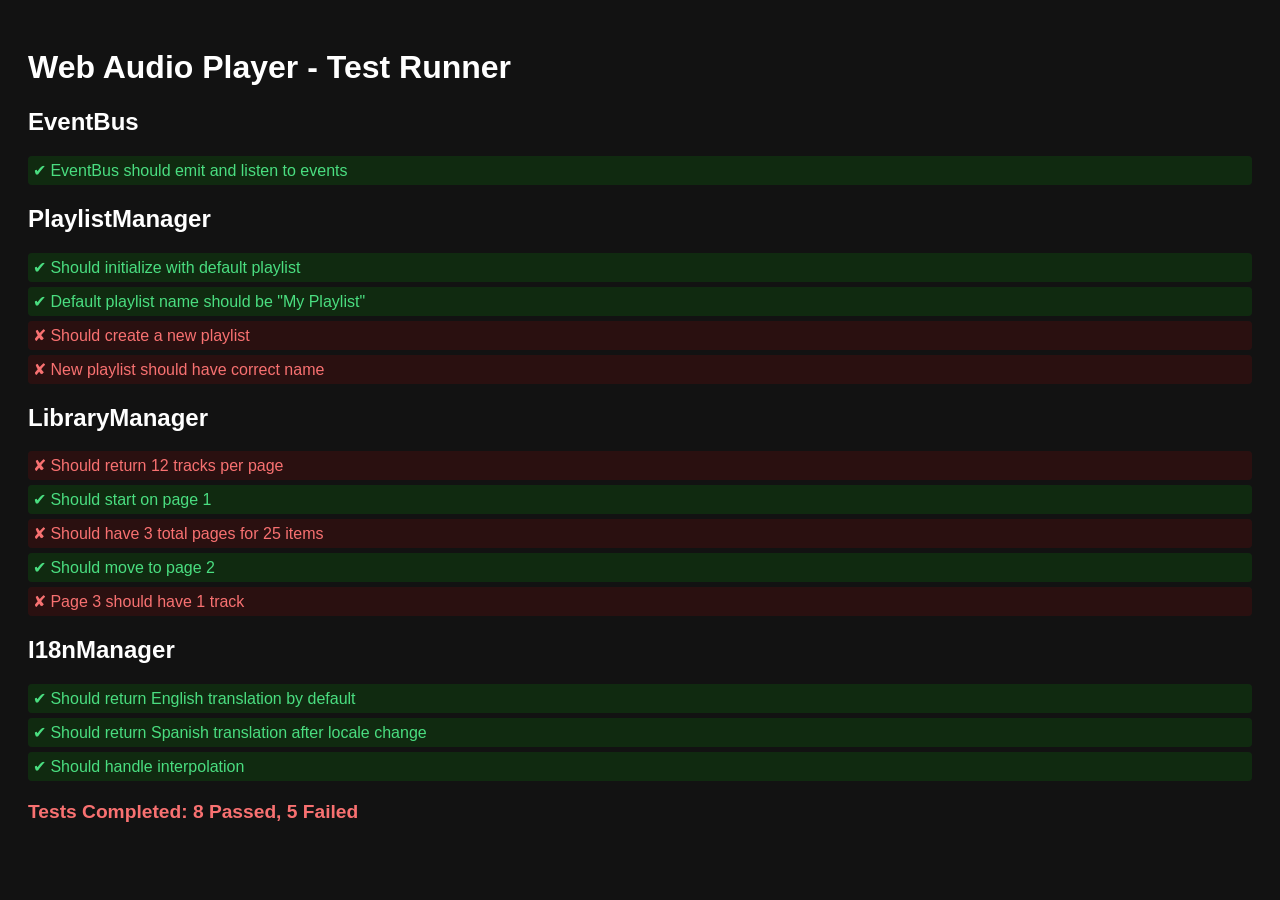
<file: tests/test_runner.html>
<!DOCTYPE html>
<html lang="en">

<head>
    <meta charset="UTF-8">
    <meta name="viewport" content="width=device-width, initial-scale=1.0">
    <title>Web Audio Player Tests</title>
    <style>
        body {
            font-family: sans-serif;
            background: #121212;
            color: #fff;
            padding: 20px;
        }

        .test-suite {
            margin-bottom: 20px;
            border: 1px solid #333;
            padding: 10px;
            border-radius: 8px;
        }

        .test-suite h2 {
            margin-top: 0;
            color: #a855f7;
        }

        .test-case {
            margin: 5px 0;
            padding: 5px;
            border-radius: 4px;
        }

        .pass {
            background: rgba(0, 255, 0, 0.1);
            color: #4ade80;
        }

        .fail {
            background: rgba(255, 0, 0, 0.1);
            color: #f87171;
        }

        .summary {
            font-size: 1.2em;
            font-weight: bold;
            margin-top: 20px;
        }
    </style>
</head>

<body>
    <h1>Web Audio Player - Test Runner</h1>
    <div id="results"></div>
    <div id="summary" class="summary">Running tests...</div>

    <!-- Mocks for DOM elements needed by modules -->
    <div id="mock-dom" style="display: none;">
        <div id="playPauseBtn"></div>
        <div id="prevBtn"></div>
        <div id="nextBtn"></div>
        <div id="muteBtn"></div>
        <div id="repeatBtn"></div>
        <input id="volume" type="range">
        <input id="seek" type="range">
        <div id="currentTime"></div>
        <div id="duration"></div>
        <div id="trackList"></div>
        <div id="libraryGrid"></div>
        <input id="filePicker" type="file">
        <div id="addSongs"></div>
        <div id="nowTitle"></div>
        <div id="nowArtist"></div>
        <img id="cover">
        <div id="snackbar"></div>
        <div id="snackbarMsg"></div>
        <div id="createPlaylist"></div>
        <div id="playlistList"></div>
        <div id="currentPlaylistName"></div>
        <div id="importPlaylistBtn"></div>
        <div id="exportPlaylistBtn"></div>
        <input id="playlistImportPicker" type="file">
        <div id="playerView"></div>
        <div id="libraryView"></div>
        <div id="navPlayer"></div>
        <div id="navLibrary"></div>
        <div id="snackbarUndo"></div>
        <div id="libPrevBtn"></div>
        <div id="libNextBtn"></div>
        <div id="libPageInfo"></div>
        <select id="languageSelect"></select>
    </div>

    <script type="module" src="app_test.js"></script>
</body>

</html>
</file>
<file: styles.css>
:root {
  --bg: #0b0e14;
  --bg-hole: #090c12;
  --panel: #121826;
  --panel-2: #192133;
  --text: #e6e8ef;
  --muted: #9aa3b2;
  --brand: #a855f7;
  --brand-2: #ec4899;
  --chip: #1f2937;
  --stroke: #111827;
  --success: #22c55e;
}

* {
  box-sizing: border-box;
  -webkit-font-smoothing: antialiased;
  -moz-osx-font-smoothing: grayscale;
}

html,
body {
  height: 100%
}

body {
  margin: 0;
  font-family: Inter, system-ui, Segoe UI, Roboto, Arial, sans-serif;
  color: var(--text);
  background: radial-gradient(1200px 600px at 20% -10%, rgba(236, 72, 153, .15), transparent 40%),
    radial-gradient(900px 600px at 90% -20%, rgba(168, 85, 247, .18), transparent 40%),
    linear-gradient(180deg, #0a0d12 0%, #0b0e14 100%);
  background-attachment: fixed;
}

.app {
  min-height: 100%;
  display: flex;
  flex-direction: column
}

.topbar {
  display: flex;
  justify-content: space-between;
  align-items: center;
  padding: 28px 32px;
  backdrop-filter: blur(20px);
  background: rgba(11, 14, 20, 0.4);
  border-bottom: 1px solid rgba(255, 255, 255, 0.05);
}

.topbar h1 {
  margin: 0;
  font-size: 28px;
  font-weight: 800;
  background: linear-gradient(135deg, var(--brand-2), var(--brand));
  background-clip: text;
  -webkit-background-clip: text;
  color: transparent;
  filter: drop-shadow(0 0 20px rgba(168, 85, 247, 0.3));
  animation: subtleGlow 3s ease-in-out infinite alternate;
}

@keyframes subtleGlow {
  from {
    filter: drop-shadow(0 0 15px rgba(168, 85, 247, 0.3));
  }

  to {
    filter: drop-shadow(0 0 25px rgba(236, 72, 153, 0.4));
  }
}

.top-actions {
  display: flex;
  gap: 12px
}

.chip {
  background: rgba(255, 255, 255, 0.05);
  color: #cbd5e1;
  border: 1px solid rgba(255, 255, 255, 0.08);
  padding: 8px 16px;
  border-radius: 12px;
  cursor: pointer;
  transition: all 0.3s cubic-bezier(0.4, 0, 0.2, 1);
  backdrop-filter: blur(10px);
  font-weight: 500;
  text-decoration: none;
  display: inline-block;
}

.chip:hover {
  background: rgba(255, 255, 255, 0.1);
  border-color: rgba(168, 85, 247, 0.3);
  transform: translateY(-2px);
  box-shadow: 0 8px 20px rgba(0, 0, 0, 0.3);
}

.chip.active {
  background: linear-gradient(135deg, #6d28d9, #7c3aed);
  color: #fff;
  border-color: rgba(168, 85, 247, 0.4);
  box-shadow: 0 4px 15px rgba(124, 58, 237, 0.4);
}

.content {
  display: grid;
  grid-template-columns: 300px 1fr;
  gap: 28px;
  padding: 0 32px 120px
}

.hidden {
  display: none !important
}

/* Library view */
.library {
  padding: 0 32px 120px
}

.searchbar-wrap {
  display: flex;
  padding: 0 0 20px
}

.searchbar {
  width: 100%;
  background: rgba(15, 20, 35, 0.6);
  backdrop-filter: blur(10px);
  border: 1px solid rgba(255, 255, 255, 0.1);
  border-radius: 14px;
  color: #e5e7eb;
  padding: 14px 18px;
  outline: none;
  transition: all 0.3s cubic-bezier(0.4, 0, 0.2, 1);
  font-family: inherit;
}

.searchbar:focus {
  background: rgba(15, 20, 35, 0.8);
  border-color: rgba(168, 85, 247, 0.5);
  box-shadow: 0 0 0 3px rgba(168, 85, 247, 0.1), 0 4px 20px rgba(0, 0, 0, 0.2);
}

.searchbar::placeholder {
  color: #9aa3b2
}

.lang-select,
.speed-select {
  background: rgba(31, 41, 55, 0.6);
  backdrop-filter: blur(10px);
  color: #cbd5e1;
  border: 1px solid rgba(255, 255, 255, 0.1);
  padding: 8px 14px;
  border-radius: 10px;
  cursor: pointer;
  outline: none;
  font-family: inherit;
  font-size: 13px;
  font-weight: 500;
  transition: all 0.25s ease;
}

.lang-select:hover,
.speed-select:hover {
  background: rgba(31, 41, 55, 0.8);
  border-color: rgba(168, 85, 247, 0.3);
}

.lang-select:focus,
.speed-select:focus {
  border-color: rgba(168, 85, 247, 0.6);
  box-shadow: 0 0 0 3px rgba(168, 85, 247, 0.15);
}

.library-grid {
  display: grid;
  grid-template-columns: repeat(6, minmax(0, 1fr));
  gap: 18px
}

.card {
  background: rgba(18, 24, 38, 0.6);
  backdrop-filter: blur(10px);
  border: 1px solid rgba(255, 255, 255, 0.08);
  border-radius: 14px;
  overflow: hidden;
  cursor: pointer;
  transition: all 0.3s cubic-bezier(0.4, 0, 0.2, 1);
  position: relative;
}

.card::before {
  content: '';
  position: absolute;
  top: 0;
  left: 0;
  right: 0;
  bottom: 0;
  background: linear-gradient(135deg, rgba(236, 72, 153, 0.1), rgba(168, 85, 247, 0.1));
  opacity: 0;
  transition: opacity 0.3s ease;
  z-index: 0;
}

.card:hover::before {
  opacity: 1;
}

.card:hover {
  transform: translateY(-6px) scale(1.02);
  box-shadow: 0 20px 40px rgba(0, 0, 0, 0.5), 0 0 0 1px rgba(168, 85, 247, 0.3);
  border-color: rgba(168, 85, 247, 0.4);
}

.card .thumb {
  width: 100%;
  aspect-ratio: 1/1;
  object-fit: cover;
  transition: transform 0.4s cubic-bezier(0.4, 0, 0.2, 1);
  position: relative;
  z-index: 1;
}

.card:hover .thumb {
  transform: scale(1.08);
}

.card .meta {
  padding: 12px 14px;
  position: relative;
  z-index: 1;
  background: linear-gradient(to top, rgba(11, 14, 20, 0.95), rgba(11, 14, 20, 0.7));
}

.card .title {
  font-weight: 600;
  margin-bottom: 4px;
  font-size: 13px;
  color: #e6e8ef;
  letter-spacing: 0.2px;
}

.card .artist {
  font-size: 11px;
  color: var(--muted)
}

.card .len {
  font-size: 10px;
  color: #cbd5e1;
  margin-top: 6px;
  display: block;
  opacity: 0.8;
}

/* Context menu */
.ctx-menu {
  position: fixed;
  z-index: 1000;
  background: rgba(15, 20, 35, 0.95);
  backdrop-filter: blur(20px) saturate(180%);
  border: 1px solid rgba(255, 255, 255, 0.12);
  border-radius: 12px;
  min-width: 180px;
  box-shadow: 0 20px 50px rgba(0, 0, 0, 0.6), 0 0 0 1px rgba(255, 255, 255, 0.05);
  padding: 8px;
  display: none;
  animation: menuFadeIn 0.2s ease-out;
}

@keyframes menuFadeIn {
  from {
    opacity: 0;
    transform: scale(0.95) translateY(-10px);
  }

  to {
    opacity: 1;
    transform: scale(1) translateY(0);
  }
}

.ctx-item {
  display: flex;
  align-items: center;
  gap: 10px;
  padding: 10px 12px;
  color: #e5e7eb;
  border-radius: 8px;
  cursor: pointer;
  transition: all 0.2s ease;
  font-size: 14px;
}

.ctx-item:hover {
  background: rgba(168, 85, 247, 0.15);
  color: #fff;
  transform: translateX(2px);
}

/* Snackbar */
.snackbar {
  position: fixed;
  left: 50%;
  transform: translateX(-50%);
  bottom: 95px;
  background: rgba(15, 20, 35, 0.95);
  backdrop-filter: blur(20px) saturate(180%);
  color: #e5e7eb;
  border: 1px solid rgba(255, 255, 255, 0.15);
  border-radius: 12px;
  padding: 12px 18px;
  display: none;
  gap: 14px;
  align-items: center;
  box-shadow: 0 15px 40px rgba(0, 0, 0, 0.5), 0 0 0 1px rgba(255, 255, 255, 0.05);
  z-index: 1100;
  animation: snackbarSlideIn 0.3s ease-out;
}

@keyframes snackbarSlideIn {
  from {
    opacity: 0;
    transform: translateX(-50%) translateY(20px);
  }

  to {
    opacity: 1;
    transform: translateX(-50%) translateY(0);
  }
}

.snackbar .action {
  background: linear-gradient(135deg, #7c3aed, #6d28d9);
  color: #fff;
  border: 1px solid rgba(124, 58, 237, 0.5);
  padding: 7px 14px;
  border-radius: 8px;
  cursor: pointer;
  transition: all 0.25s ease;
  font-weight: 600;
}

.snackbar .action:hover {
  transform: scale(1.05);
  box-shadow: 0 4px 15px rgba(124, 58, 237, 0.4);
  filter: brightness(1.1);
}

.btn-danger {
  background: linear-gradient(135deg, #ef4444, #dc2626);
  color: #fff;
  border: 1px solid rgba(239, 68, 68, 0.5);
  padding: 11px 16px;
  border-radius: 12px;
  cursor: pointer;
  font-weight: 600;
  transition: all 0.3s cubic-bezier(0.4, 0, 0.2, 1);
  box-shadow: 0 4px 15px rgba(239, 68, 68, 0.3);
}

.btn-danger:hover {
  transform: translateY(-2px) scale(1.02);
  box-shadow: 0 8px 25px rgba(239, 68, 68, 0.5);
  filter: brightness(1.1);
}

/* Drag handle */
.drag-handle {
  cursor: grab;
  color: #9aa3b2
}

.track.dragging {
  opacity: .6
}

@media (max-width: 1480px) {
  .library-grid {
    grid-template-columns: repeat(5, 1fr)
  }
}

@media (max-width: 1200px) {
  .library-grid {
    grid-template-columns: repeat(4, 1fr)
  }
}

@media (max-width: 960px) {
  .library-grid {
    grid-template-columns: repeat(3, 1fr)
  }
}

@media (max-width: 720px) {
  .library-grid {
    grid-template-columns: repeat(2, 1fr)
  }
}

.sidebar {
  background: rgba(18, 24, 38, 0.6);
  backdrop-filter: blur(20px);
  border: 1px solid rgba(255, 255, 255, 0.08);
  border-radius: 16px;
  padding: 18px;
  height: 520px;
  display: flex;
  flex-direction: column;
  box-shadow: 0 20px 60px rgba(0, 0, 0, 0.4);
  transition: all 0.3s ease;
}

.sidebar:hover {
  border-color: rgba(255, 255, 255, 0.12);
  box-shadow: 0 25px 70px rgba(0, 0, 0, 0.5);
}

.sidebar-head {
  display: flex;
  justify-content: space-between;
  align-items: center;
  margin-bottom: 12px;
  padding-bottom: 12px;
  border-bottom: 1px solid rgba(255, 255, 255, 0.05);
}

.sidebar-title {
  display: flex;
  gap: 10px;
  color: #e6e8ef;
  font-weight: 700;
  font-size: 15px;
  letter-spacing: 0.3px;
}

.icon-btn {
  background: rgba(255, 255, 255, 0.05);
  color: #cbd5e1;
  border: 1px solid rgba(255, 255, 255, 0.08);
  padding: 9px 11px;
  border-radius: 10px;
  cursor: pointer;
  transition: all 0.25s cubic-bezier(0.4, 0, 0.2, 1);
  backdrop-filter: blur(8px);
}

.icon-btn:hover {
  background: rgba(255, 255, 255, 0.12);
  border-color: rgba(168, 85, 247, 0.3);
  transform: translateY(-2px) scale(1.05);
  box-shadow: 0 6px 18px rgba(0, 0, 0, 0.25);
}

.icon-btn:active {
  transform: translateY(0) scale(1);
}

.icon-btn.active {
  background: rgba(168, 85, 247, 0.25);
  color: #a855f7;
  border-color: rgba(168, 85, 247, 0.5);
  box-shadow: 0 0 20px rgba(168, 85, 247, 0.3);
}

.playlist-list {
  display: flex;
  flex-direction: column;
  gap: 8px;
  margin-top: 8px;
  overflow-y: auto;
  flex: 1;
  padding-right: 8px
}

.playlist-item {
  display: flex;
  justify-content: space-between;
  align-items: center;
  padding: 15px;
  border-radius: 12px;
  background: rgba(255, 255, 255, 0.02);
  border: 1px solid transparent;
  cursor: pointer;
  transition: all 0.25s cubic-bezier(0.4, 0, 0.2, 1);
  position: relative;
  overflow: hidden;
}

.playlist-item::before {
  content: '';
  position: absolute;
  top: 0;
  left: 0;
  width: 3px;
  height: 100%;
  background: linear-gradient(180deg, var(--brand-2), var(--brand));
  transform: scaleY(0);
  transition: transform 0.3s ease;
}

.playlist-item:hover {
  background: rgba(255, 255, 255, 0.06);
  border-color: rgba(255, 255, 255, 0.1);
  transform: translateX(4px);
}

.playlist-item:hover::before {
  transform: scaleY(1);
}

.playlist-item.active {
  background: linear-gradient(135deg, rgba(16, 21, 39, 0.9), rgba(15, 21, 40, 0.85));
  border-color: rgba(168, 85, 247, 0.3);
  box-shadow: 0 8px 25px rgba(0, 0, 0, 0.3), inset 0 0 20px rgba(168, 85, 247, 0.1);
}

.playlist-item.active::before {
  transform: scaleY(1);
}

.row-actions {
  display: flex;
  align-items: center;
  gap: 6px
}

.mini-btn {
  background: rgba(15, 20, 35, 0.8);
  border: 1px solid rgba(255, 255, 255, 0.1);
  color: #cbd5e1;
  border-radius: 8px;
  padding: 6px 8px;
  cursor: pointer;
  transition: all 0.2s ease;
}

.mini-btn:hover {
  background: rgba(17, 26, 43, 0.9);
  border-color: rgba(168, 85, 247, 0.4);
  transform: scale(1.05);
}

.panel {
  background: linear-gradient(145deg, rgba(15, 20, 35, 0.8), rgba(14, 20, 37, 0.9));
  backdrop-filter: blur(20px);
  border: 1px solid rgba(255, 255, 255, 0.08);
  border-radius: 16px;
  padding: 16px 16px 12px;
  box-shadow: 0 20px 60px rgba(0, 0, 0, 0.5), inset 0 1px 0 rgba(255, 255, 255, 0.05);
  height: 520px;
  display: flex;
  flex-direction: column;
  transition: all 0.3s ease;
}

.panel:hover {
  border-color: rgba(255, 255, 255, 0.12);
  box-shadow: 0 25px 70px rgba(0, 0, 0, 0.6), inset 0 1px 0 rgba(255, 255, 255, 0.05);
}

.panel-head {
  display: flex;
  align-items: center;
  justify-content: space-between;
  padding: 12px 14px 8px;
  border-bottom: 1px solid rgba(255, 255, 255, 0.05);
  margin-bottom: 8px;
}

.btn {
  background: linear-gradient(135deg, #7c3aed, #6d28d9);
  color: #fff;
  border: 1px solid rgba(124, 58, 237, 0.5);
  padding: 11px 16px;
  border-radius: 12px;
  cursor: pointer;
  font-weight: 600;
  transition: all 0.3s cubic-bezier(0.4, 0, 0.2, 1);
  box-shadow: 0 4px 15px rgba(124, 58, 237, 0.3);
  position: relative;
  overflow: hidden;
}

.btn::before {
  content: '';
  position: absolute;
  top: 0;
  left: -100%;
  width: 100%;
  height: 100%;
  background: linear-gradient(90deg, transparent, rgba(255, 255, 255, 0.2), transparent);
  transition: left 0.5s;
}

.btn:hover::before {
  left: 100%;
}

.btn:hover {
  transform: translateY(-2px) scale(1.02);
  box-shadow: 0 8px 25px rgba(124, 58, 237, 0.5);
  filter: brightness(1.1);
}

.btn:active {
  transform: translateY(0) scale(1);
}

.track-list {
  list-style: none;
  margin: 6px 6px 10px;
  padding: 0;
  display: flex;
  flex-direction: column;
  gap: 10px;
  overflow-y: auto;
  flex: 1;
  padding-right: 8px
}

.track {
  display: grid;
  grid-template-columns: auto 1fr auto auto;
  align-items: center;
  gap: 12px;
  padding: 14px 16px;
  background: rgba(18, 24, 38, 0.6);
  backdrop-filter: blur(10px);
  border: 1px solid rgba(255, 255, 255, 0.06);
  border-radius: 12px;
  transition: all 0.25s cubic-bezier(0.4, 0, 0.2, 1);
  cursor: pointer;
  position: relative;
  overflow: hidden;
}

.track::before {
  content: '';
  position: absolute;
  top: 0;
  left: 0;
  width: 100%;
  height: 100%;
  background: linear-gradient(135deg, rgba(236, 72, 153, 0.05), rgba(168, 85, 247, 0.05));
  opacity: 0;
  transition: opacity 0.3s ease;
}

.track:hover::before {
  opacity: 1;
}

.track:hover {
  background: rgba(21, 29, 44, 0.8);
  border-color: rgba(168, 85, 247, 0.25);
  transform: translateY(-2px);
  box-shadow: 0 8px 20px rgba(0, 0, 0, 0.3);
}

.track .meta {
  display: flex;
  align-items: center;
  gap: 12px;
  position: relative;
  z-index: 1;
}

.track .meta img {
  width: 48px;
  height: 48px;
  border-radius: 10px;
  object-fit: cover;
  box-shadow: 0 4px 12px rgba(0, 0, 0, 0.3);
  transition: transform 0.3s ease;
}

.track:hover .meta img {
  transform: scale(1.05);
}

.track .title {
  font-weight: 600;
  color: #e6e8ef;
  letter-spacing: 0.2px;
}

.track .artist {
  color: var(--muted);
  font-size: 12px
}

.track .len {
  color: #cbd5e1;
  font-variant-numeric: tabular-nums;
  position: relative;
  z-index: 1;
}

.track.active {
  background: linear-gradient(135deg, rgba(21, 29, 44, 0.9), rgba(18, 24, 38, 0.95));
  border-color: rgba(168, 85, 247, 0.5);
  box-shadow: 0 8px 25px rgba(168, 85, 247, 0.3), inset 0 0 30px rgba(168, 85, 247, 0.1);
}

.track.active::before {
  opacity: 1;
}

.player {
  position: fixed;
  left: 0;
  right: 0;
  bottom: 0;
  background: linear-gradient(180deg, rgba(10, 15, 31, 0.95), rgba(10, 12, 21, 0.98));
  backdrop-filter: blur(30px) saturate(180%);
  border-top: 1px solid rgba(255, 255, 255, 0.1);
  box-shadow: 0 -10px 40px rgba(0, 0, 0, 0.5);
}

#visualizer {
  width: 100%;
  display: block;
  background: transparent;
  height: 80px;
  filter: drop-shadow(0 0 12px rgba(168, 85, 247, 0.4));
}

/* Timeline row above controls */
.timeline {
  display: grid;
  grid-template-columns: auto 1fr auto;
  gap: 12px;
  align-items: center;
  padding: 8px 20px;
  border-bottom: 1px solid rgba(255, 255, 255, 0.06);
}

.timeline .time {
  font-variant-numeric: tabular-nums;
  color: #cbd5e1;
  font-size: 12px;
  font-weight: 500;
}

.timeline input[type="range"] {
  height: 6px;
  appearance: none;
  background: transparent;
  cursor: pointer;
}

.timeline input[type="range"]::-webkit-slider-runnable-track {
  height: 6px;
  background: linear-gradient(90deg, rgba(236, 72, 153, .9), rgba(168, 85, 247, .9));
  border-radius: 999px;
  box-shadow: 0 0 10px rgba(168, 85, 247, 0.3);
}

.timeline input[type="range"]::-webkit-slider-thumb {
  appearance: none;
  width: 14px;
  height: 14px;
  border-radius: 999px;
  background: #fff;
  border: 2px solid #a855f7;
  margin-top: -4px;
  box-shadow: 0 0 12px rgba(255, 255, 255, 0.6), 0 2px 8px rgba(168, 85, 247, 0.5);
  transition: transform 0.2s ease, box-shadow 0.2s ease;
  cursor: pointer;
}

.timeline input[type="range"]::-webkit-slider-thumb:hover {
  transform: scale(1.3);
  box-shadow: 0 0 20px rgba(255, 255, 255, 0.9), 0 2px 12px rgba(168, 85, 247, 0.7);
}

.timeline input[type="range"]::-moz-range-track {
  height: 6px;
  background: linear-gradient(90deg, rgba(236, 72, 153, .9), rgba(168, 85, 247, .9));
  border-radius: 999px;
  box-shadow: 0 0 10px rgba(168, 85, 247, 0.3);
}

.timeline input[type="range"]::-moz-range-thumb {
  width: 14px;
  height: 14px;
  border-radius: 999px;
  background: #fff;
  border: 2px solid #a855f7;
  box-shadow: 0 0 12px rgba(255, 255, 255, 0.6), 0 2px 8px rgba(168, 85, 247, 0.5);
  transition: transform 0.2s ease, box-shadow 0.2s ease;
  cursor: pointer;
}

.timeline input[type="range"]::-moz-range-thumb:hover {
  transform: scale(1.3);
  box-shadow: 0 0 20px rgba(255, 255, 255, 0.9), 0 2px 12px rgba(168, 85, 247, 0.7);
}

/* Controls row */
.nowbar {
  display: grid;
  grid-template-columns: 1fr auto 1fr;
  align-items: center;
  gap: 24px;
  padding: 14px 20px 18px
}

.now-left {
  display: flex;
  align-items: center;
  gap: 14px
}

.cover {
  width: 54px;
  height: 54px;
  border-radius: 12px;
  background: #0b0e14;
  border: 1px solid rgba(255, 255, 255, 0.1);
  box-shadow: 0 4px 15px rgba(0, 0, 0, 0.4);
  transition: transform 0.3s ease;
}

.cover:hover {
  transform: scale(1.05);
}

.title {
  font-weight: 700;
  color: #e6e8ef;
  letter-spacing: 0.2px;
}

.artist {
  color: var(--muted);
  font-size: 12px
}

.controls {
  display: flex;
  align-items: center;
  gap: 14px;
  justify-self: center
}

.icon-btn {
  transition: all 0.2s cubic-bezier(0.4, 0, 0.2, 1)
}

.icon-btn:active {
  transform: translateY(1px)
}

.play {
  width: 52px;
  height: 52px;
  border-radius: 999px;
  border: none;
  cursor: pointer;
  color: #fff;
  background: linear-gradient(135deg, #ec4899, #a855f7);
  font-size: 20px;
  box-shadow: 0 8px 25px rgba(168, 85, 247, 0.4), 0 0 0 0 rgba(168, 85, 247, 0.7);
  transition: all 0.3s cubic-bezier(0.4, 0, 0.2, 1);
  position: relative;
  animation: playPulse 2s ease-in-out infinite;
}

@keyframes playPulse {

  0%,
  100% {
    box-shadow: 0 8px 25px rgba(168, 85, 247, 0.4), 0 0 0 0 rgba(168, 85, 247, 0.7);
  }

  50% {
    box-shadow: 0 8px 25px rgba(168, 85, 247, 0.6), 0 0 0 10px rgba(168, 85, 247, 0);
  }
}

.play:hover {
  transform: scale(1.1);
  box-shadow: 0 12px 35px rgba(168, 85, 247, 0.6), 0 0 0 0 rgba(168, 85, 247, 0.7);
  filter: brightness(1.15);
}

.play:active {
  transform: scale(1.05);
}

input[type="range"] {
  width: 100%;
  accent-color: var(--brand)
}

.volume {
  display: flex;
  align-items: center;
  gap: 10px;
  justify-self: end
}

.volume input[type="range"] {
  width: 140px
}

.volume input[type="range"]::-webkit-slider-runnable-track {
  height: 6px;
  background: linear-gradient(to right, #a855f7 0%, #a855f7 var(--volume-percent), #1f2937 var(--volume-percent), #1f2937 100%);
  border-radius: 999px
}

.volume input[type="range"]::-webkit-slider-thumb {
  appearance: none;
  width: 14px;
  height: 14px;
  border-radius: 999px;
  background: #fff;
  border: 2px solid #a855f7;
  margin-top: -4px;
  box-shadow: 0 2px 4px rgba(0, 0, 0, 0.3);
  cursor: pointer;
}

.volume input[type="range"]::-moz-range-track {
  height: 6px;
  background: linear-gradient(to right, #a855f7 0%, #a855f7 var(--volume-percent), #1f2937 var(--volume-percent), #1f2937 100%);
  border-radius: 999px
}

.volume input[type="range"]::-moz-range-thumb {
  width: 14px;
  height: 14px;
  border-radius: 999px;
  background: #fff;
  border: 2px solid #a855f7;
  box-shadow: 0 2px 4px rgba(0, 0, 0, 0.3);
  cursor: pointer;
}

@media (max-width: 960px) {
  .content {
    grid-template-columns: 1fr
  }

  .sidebar {
    height: auto
  }

  .nowbar {
    grid-template-columns: 1fr;
    gap: 12px
  }
}

/* Library Selection Modal Overrides */
.library-selection-modal .track {
  grid-template-columns: 1fr auto;
}

.library-selection-modal .track .btn {
  width: 80px;
  padding-left: 0;
  left: 0;
  right: 0;
  bottom: 0;
  background: linear-gradient(180deg, #0a0f1f, #0a0c15);
  border-top: 1px solid #0b1222
}

#visualizer {
  width: 100%;
  display: block;
  background: transparent
}

/* Timeline row above controls */
.timeline {
  display: grid;
  grid-template-columns: auto 1fr auto;
  gap: 10px;
  align-items: center;
  padding: 6px 16px 6px;
  border-bottom: 1px solid #0b1222
}

.timeline .time {
  font-variant-numeric: tabular-nums;
  color: #cbd5e1;
  font-size: 12px
}

.timeline input[type="range"] {
  height: 4px;
  appearance: none;
  background: transparent
}

.timeline input[type="range"]::-webkit-slider-runnable-track {
  height: 4px;
  background: linear-gradient(90deg, rgba(236, 72, 153, .85), rgba(168, 85, 247, .85));
  border-radius: 999px
}

.timeline input[type="range"]::-webkit-slider-thumb {
  appearance: none;
  width: 12px;
  height: 12px;
  border-radius: 999px;
  background: #fff;
  border: 2px solid #a855f7;
  margin-top: -5px
}

.timeline input[type="range"]::-moz-range-track {
  height: 4px;
  background: linear-gradient(90deg, rgba(236, 72, 153, .85), rgba(168, 85, 247, .85));
  border-radius: 999px
}

.timeline input[type="range"]::-moz-range-thumb {
  width: 14px;
  height: 14px;
  border-radius: 999px;
  background: #fff;
  border: 2px solid #a855f7
}

/* Controls row */
.nowbar {
  display: grid;
  grid-template-columns: 1fr auto 1fr;
  align-items: center;
  gap: 24px;
  padding: 10px 16px 14px
}

.now-left {
  display: flex;
  align-items: center;
  gap: 12px
}

.cover {
  width: 48px;
  height: 48px;
  border-radius: 10px;
  background: #0b0e14;
  border: 1px solid #111827
}

.title {
  font-weight: 700
}

.artist {
  color: var(--muted);
  font-size: 12px
}

.controls {
  display: flex;
  align-items: center;
  gap: 12px;
  justify-self: center
}

.icon-btn {
  transition: transform .08s ease, filter .15s ease
}

.icon-btn:active {
  transform: translateY(1px)
}

.play {
  width: 46px;
  height: 46px;
  border-radius: 999px;
  border: none;
  cursor: pointer;
  color: #fff;
  background: linear-gradient(180deg, #ec4899, #a855f7);
  font-size: 18px;
  box-shadow: 0 6px 20px rgba(168, 85, 247, .25)
}

.play:hover {
  filter: brightness(1.05)
}

input[type="range"] {
  width: 100%;
  accent-color: var(--brand)
}

.volume {
  display: flex;
  align-items: center;
  gap: 10px;
  justify-self: end
}

.volume input[type="range"] {
  width: 140px
}

.volume input[type="range"]::-webkit-slider-runnable-track {
  height: 6px;
  background: #1f2937;
  border-radius: 999px
}

.volume input[type="range"]::-webkit-slider-thumb {
  appearance: none;
  width: 12px;
  height: 12px;
  border-radius: 999px;
  background: #a855f7;
  margin-top: -3px
}

.volume input[type="range"]::-moz-range-track {
  height: 6px;
  background: #1f2937;
  border-radius: 999px
}

.volume input[type="range"]::-moz-range-thumb {
  width: 12px;
  height: 12px;
  border-radius: 999px;
  background: #a855f7
}

@media (max-width: 960px) {
  .content {
    grid-template-columns: 1fr
  }

  .sidebar {
    height: auto
  }

  .nowbar {
    grid-template-columns: 1fr;
    gap: 12px
  }
}

/* Library Selection Modal Overrides */
.library-selection-modal .track {
  grid-template-columns: 1fr auto;
}

.library-selection-modal .track .btn {
  width: 80px;
  padding-left: 0;
  padding-right: 0;
  text-align: center;
  justify-content: center;
}

/* Playlist Track Overrides */
#visualizer {
  width: 100%;
  display: block;
  background: transparent
}

/* Timeline row above controls */
.timeline {
  display: grid;
  grid-template-columns: auto 1fr auto;
  gap: 10px;
  align-items: center;
  padding: 6px 16px 6px;
  border-bottom: 1px solid #0b1222
}

.timeline .time {
  font-variant-numeric: tabular-nums;
  color: #cbd5e1;
  font-size: 12px
}

.timeline input[type="range"] {
  height: 4px;
  appearance: none;
  background: transparent
}

.timeline input[type="range"]::-webkit-slider-runnable-track {
  height: 4px;
  background: linear-gradient(90deg, rgba(236, 72, 153, .85), rgba(168, 85, 247, .85));
  border-radius: 999px
}

.timeline input[type="range"]::-webkit-slider-thumb {
  appearance: none;
  width: 12px;
  height: 12px;
  border-radius: 999px;
  background: #fff;
  border: 2px solid #a855f7;
  margin-top: -5px
}

.timeline input[type="range"]::-moz-range-track {
  height: 4px;
  background: linear-gradient(90deg, rgba(236, 72, 153, .85), rgba(168, 85, 247, .85));
  border-radius: 999px
}

.timeline input[type="range"]::-moz-range-thumb {
  width: 14px;
  height: 14px;
  border-radius: 999px;
  background: #fff;
  border: 2px solid #a855f7
}

/* Controls row */
.nowbar {
  display: grid;
  grid-template-columns: 1fr auto 1fr;
  align-items: center;
  gap: 24px;
  padding: 10px 16px 14px
}

.now-left {
  display: flex;
  align-items: center;
  gap: 12px
}

.cover {
  width: 48px;
  height: 48px;
  border-radius: 10px;
  background: #0b0e14;
  border: 1px solid #111827
}

.title {
  font-weight: 700
}

.artist {
  color: var(--muted);
  font-size: 12px
}

.controls {
  display: flex;
  align-items: center;
  gap: 12px;
  justify-self: center
}

.icon-btn {
  transition: transform .08s ease, filter .15s ease
}

.icon-btn:active {
  transform: translateY(1px)
}

.play {
  width: 46px;
  height: 46px;
  border-radius: 999px;
  border: none;
  cursor: pointer;
  color: #fff;
  background: linear-gradient(180deg, #ec4899, #a855f7);
  font-size: 18px;
  box-shadow: 0 6px 20px rgba(168, 85, 247, .25)
}

.play:hover {
  filter: brightness(1.05)
}

input[type="range"] {
  width: 100%;
  accent-color: var(--brand)
}

.volume {
  display: flex;
  align-items: center;
  gap: 10px;
  justify-self: end
}

.volume input[type="range"] {
  width: 140px
}

.volume input[type="range"]::-webkit-slider-runnable-track {
  height: 6px;
  background: #1f2937;
  border-radius: 999px
}

.volume input[type="range"]::-webkit-slider-thumb {
  appearance: none;
  width: 12px;
  height: 12px;
  border-radius: 999px;
  background: #a855f7;
  margin-top: -3px
}

.volume input[type="range"]::-moz-range-track {
  height: 6px;
  background: #1f2937;
  border-radius: 999px
}

.volume input[type="range"]::-moz-range-thumb {
  width: 12px;
  height: 12px;
  border-radius: 999px;
  background: #a855f7
}

@media (max-width: 960px) {
  .content {
    grid-template-columns: 1fr
  }

  .sidebar {
    height: auto
  }

  .nowbar {
    grid-template-columns: 1fr;
    gap: 12px
  }
}

/* Library Selection Modal Overrides */
.library-selection-modal .track {
  grid-template-columns: 1fr auto;
}

.library-selection-modal .track .btn {
  width: 80px;
  padding-left: 0;
  padding-right: 0;
  text-align: center;
  justify-content: center;
}

/* Playlist Track Overrides */
.track-list .track {
  grid-template-columns: 1fr auto auto;
  gap: 8px;
}

.track-list .track .remove-btn,
.track-list .track .rename-btn {
  width: 80px;
  padding-left: 0;
  padding-right: 0;
  text-align: center;
  justify-content: center;
  display: flex;
  align-items: center;
}

.track.drag-over {
  border: 2px dashed var(--brand);
  background: rgba(168, 85, 247, 0.1);
}

/* Accessibility Focus Styles */
:focus-visible {
  outline: 2px solid var(--brand);
  outline-offset: 2px;
}

.icon-btn:focus-visible,
.btn:focus-visible,
.playlist-item:focus-visible,
.track:focus-visible,
.card:focus-visible {
  outline: 2px solid var(--brand-2);
  outline-offset: 2px;
}

/* Ensure hidden inputs don't mess up layout but are still technically accessible if needed (though we use custom controls) */
input[hidden] {
  display: none;
}

/* Improved Volume Controls */
.volume {
  display: flex;
  align-items: center;
  gap: 12px;
  justify-self: end;
  background: rgba(255, 255, 255, 0.03);
  padding: 6px 12px;
  border-radius: 20px;
  border: 1px solid rgba(255, 255, 255, 0.05);
  transition: background 0.2s ease;
}

.volume:hover {
  background: rgba(255, 255, 255, 0.06);
}

.volume span {
  font-size: 16px;
  filter: drop-shadow(0 0 5px rgba(168, 85, 247, 0.4));
}

.volume input[type="range"] {
  width: 120px;
  height: 6px;
  background: linear-gradient(to right, var(--brand) 0%, var(--brand) var(--volume-percent, 70%), rgba(255, 255, 255, 0.1) var(--volume-percent, 70%), rgba(255, 255, 255, 0.1) 100%);
  border-radius: 999px;
  appearance: none;
  cursor: pointer;
}

.volume input[type="range"]::-webkit-slider-runnable-track {
  height: 6px;
  background: transparent;
  border-radius: 999px;
}

.volume input[type="range"]::-webkit-slider-thumb {
  appearance: none;
  width: 14px;
  height: 14px;
  border-radius: 50%;
  background: #fff;
  box-shadow: 0 0 10px rgba(255, 255, 255, 0.5);
  margin-top: -4px;
  transition: transform 0.1s ease, box-shadow 0.1s ease;
}

.volume input[type="range"]::-webkit-slider-thumb:hover {
  transform: scale(1.2);
  box-shadow: 0 0 15px rgba(255, 255, 255, 0.8);
}

.volume input[type="range"]::-moz-range-track {
  height: 6px;
  background: transparent;
  border-radius: 999px;
}

.volume input[type="range"]::-moz-range-thumb {
  width: 14px;
  height: 14px;
  border: none;
  border-radius: 50%;
  background: #fff;
  box-shadow: 0 0 10px rgba(255, 255, 255, 0.5);
  transition: transform 0.1s ease, box-shadow 0.1s ease;
}

.volume input[type="range"]::-moz-range-thumb:hover {
  transform: scale(1.2);
  box-shadow: 0 0 15px rgba(255, 255, 255, 0.8);
}

/* Visualizer Glow */
#visualizer {
  height: 80px;
  filter: drop-shadow(0 0 8px rgba(168, 85, 247, 0.5));
}

.mini-btn.active {
  background: var(--brand);
  color: #fff;
  border-color: var(--brand);
}

.pagination-controls {
  display: flex;
  justify-content: center;
  align-items: center;
  gap: 10px;
  margin-top: 24px;
}

/* Custom Scrollbar */
::-webkit-scrollbar {
  width: 6px;
}

::-webkit-scrollbar-track {
  background: transparent;
}

::-webkit-scrollbar-thumb {
  background: #334155;
  border-radius: 10px;
}

::-webkit-scrollbar-thumb:hover {
  background: #475569;
}




.speed-select {
  background: #1f2937;
  color: #cbd5e1;
  border: 1px solid #1f2937;
  padding: 4px 8px;
  border-radius: 8px;
  cursor: pointer;
  outline: none;
  font-family: inherit;
  font-size: 12px;
}

.speed-select:focus {
  border-color: #a855f7;
}
</file>
